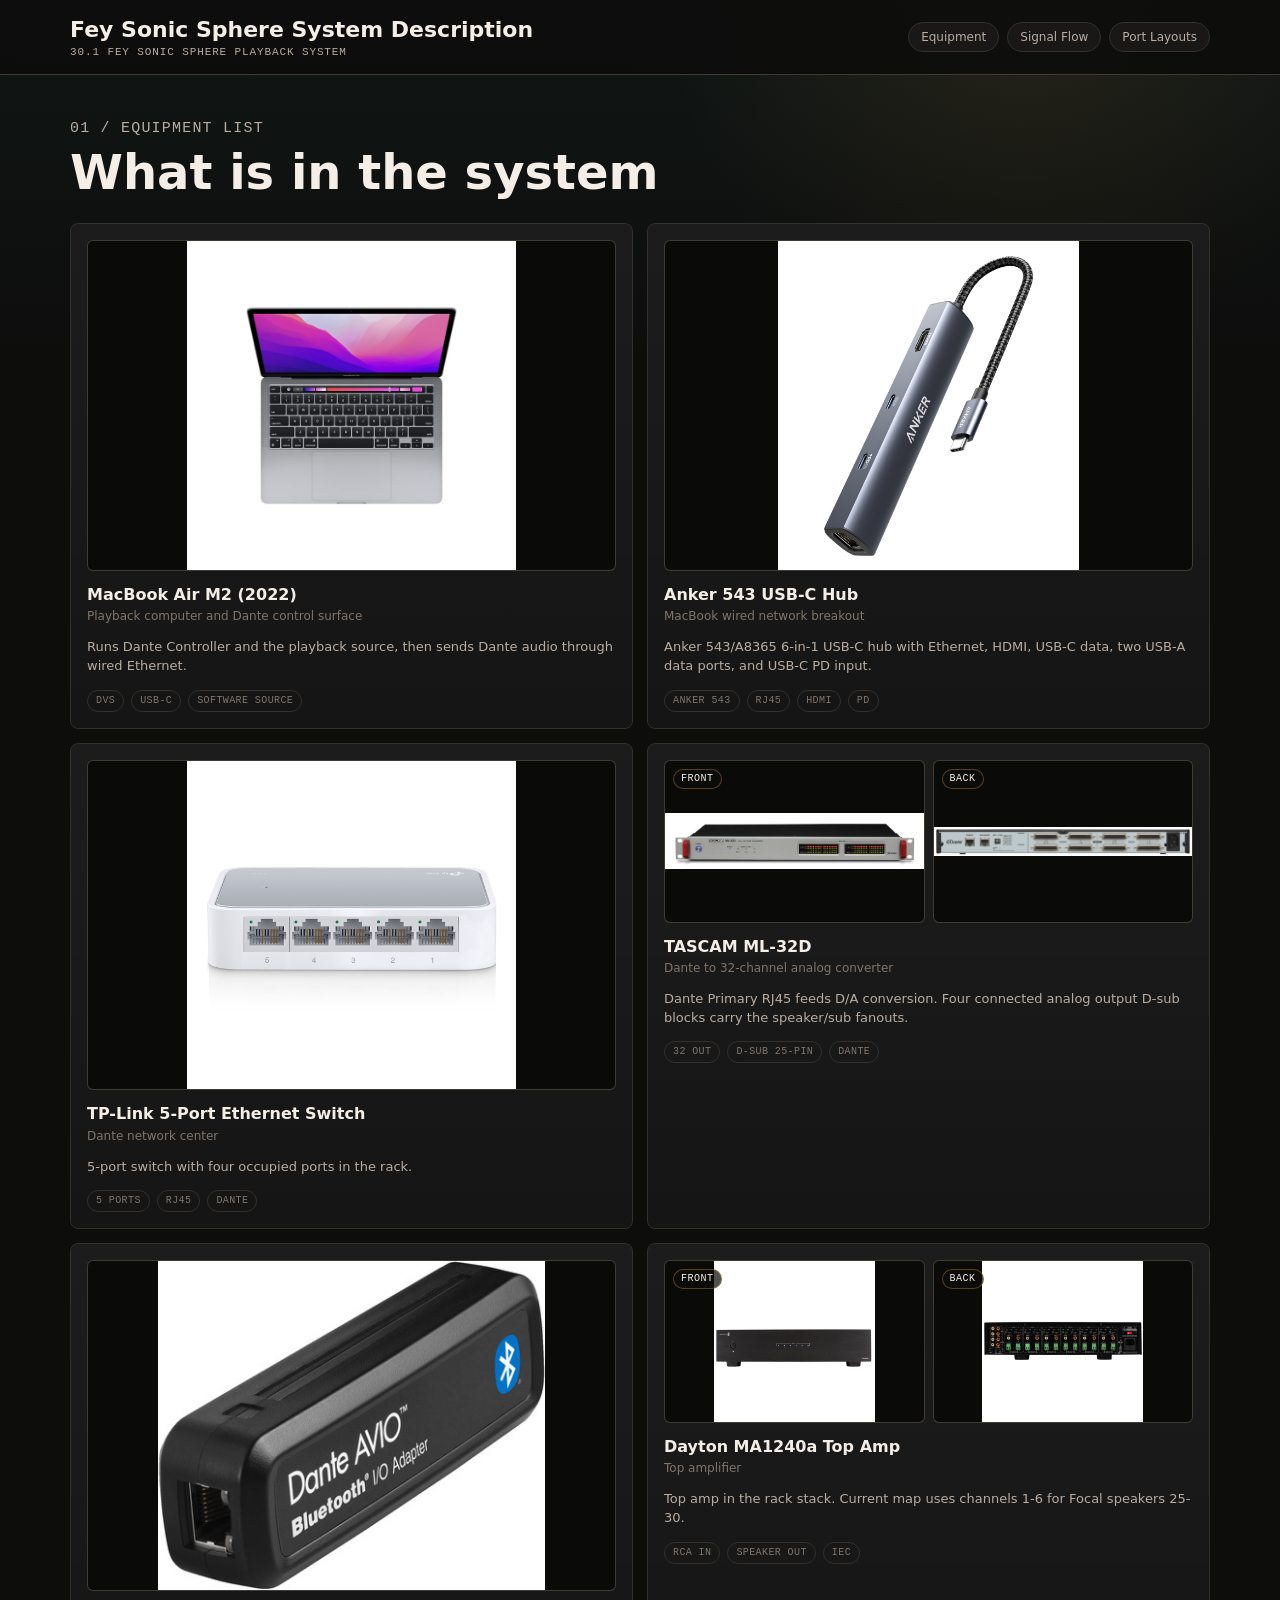
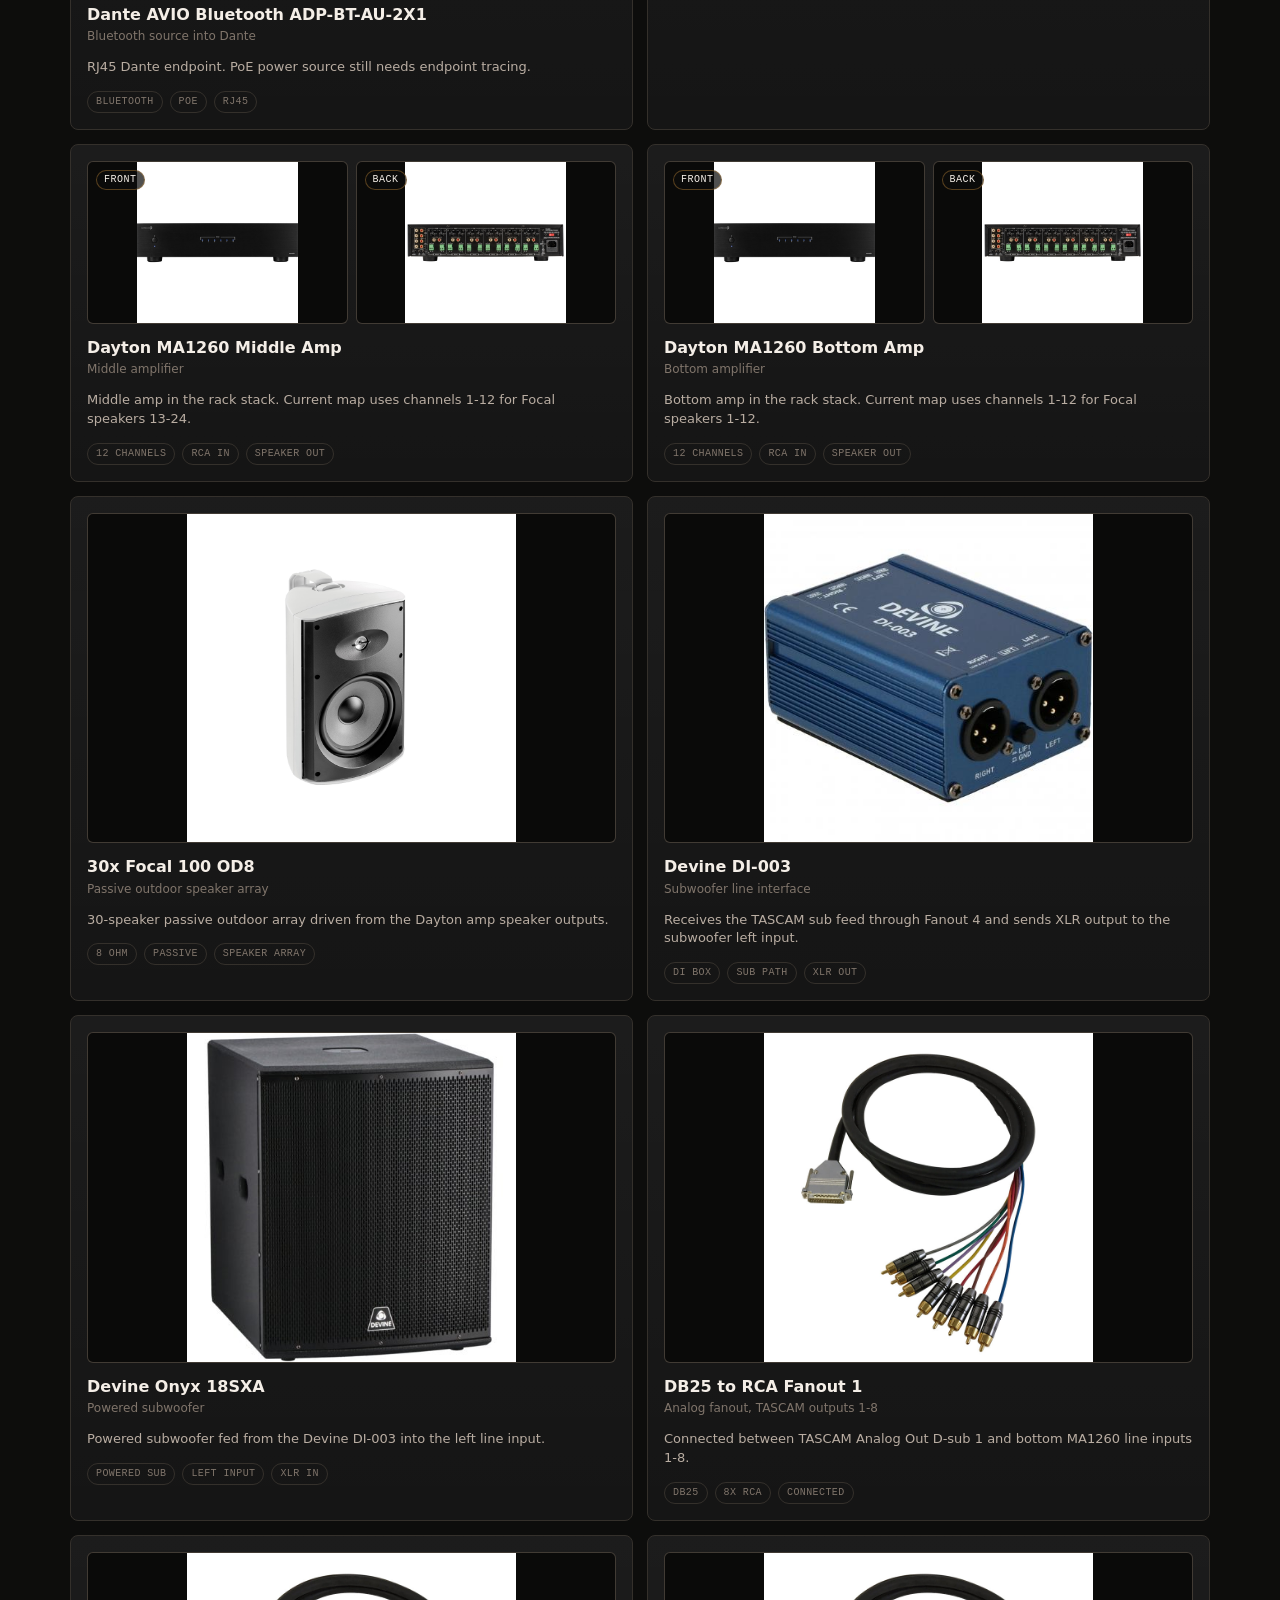
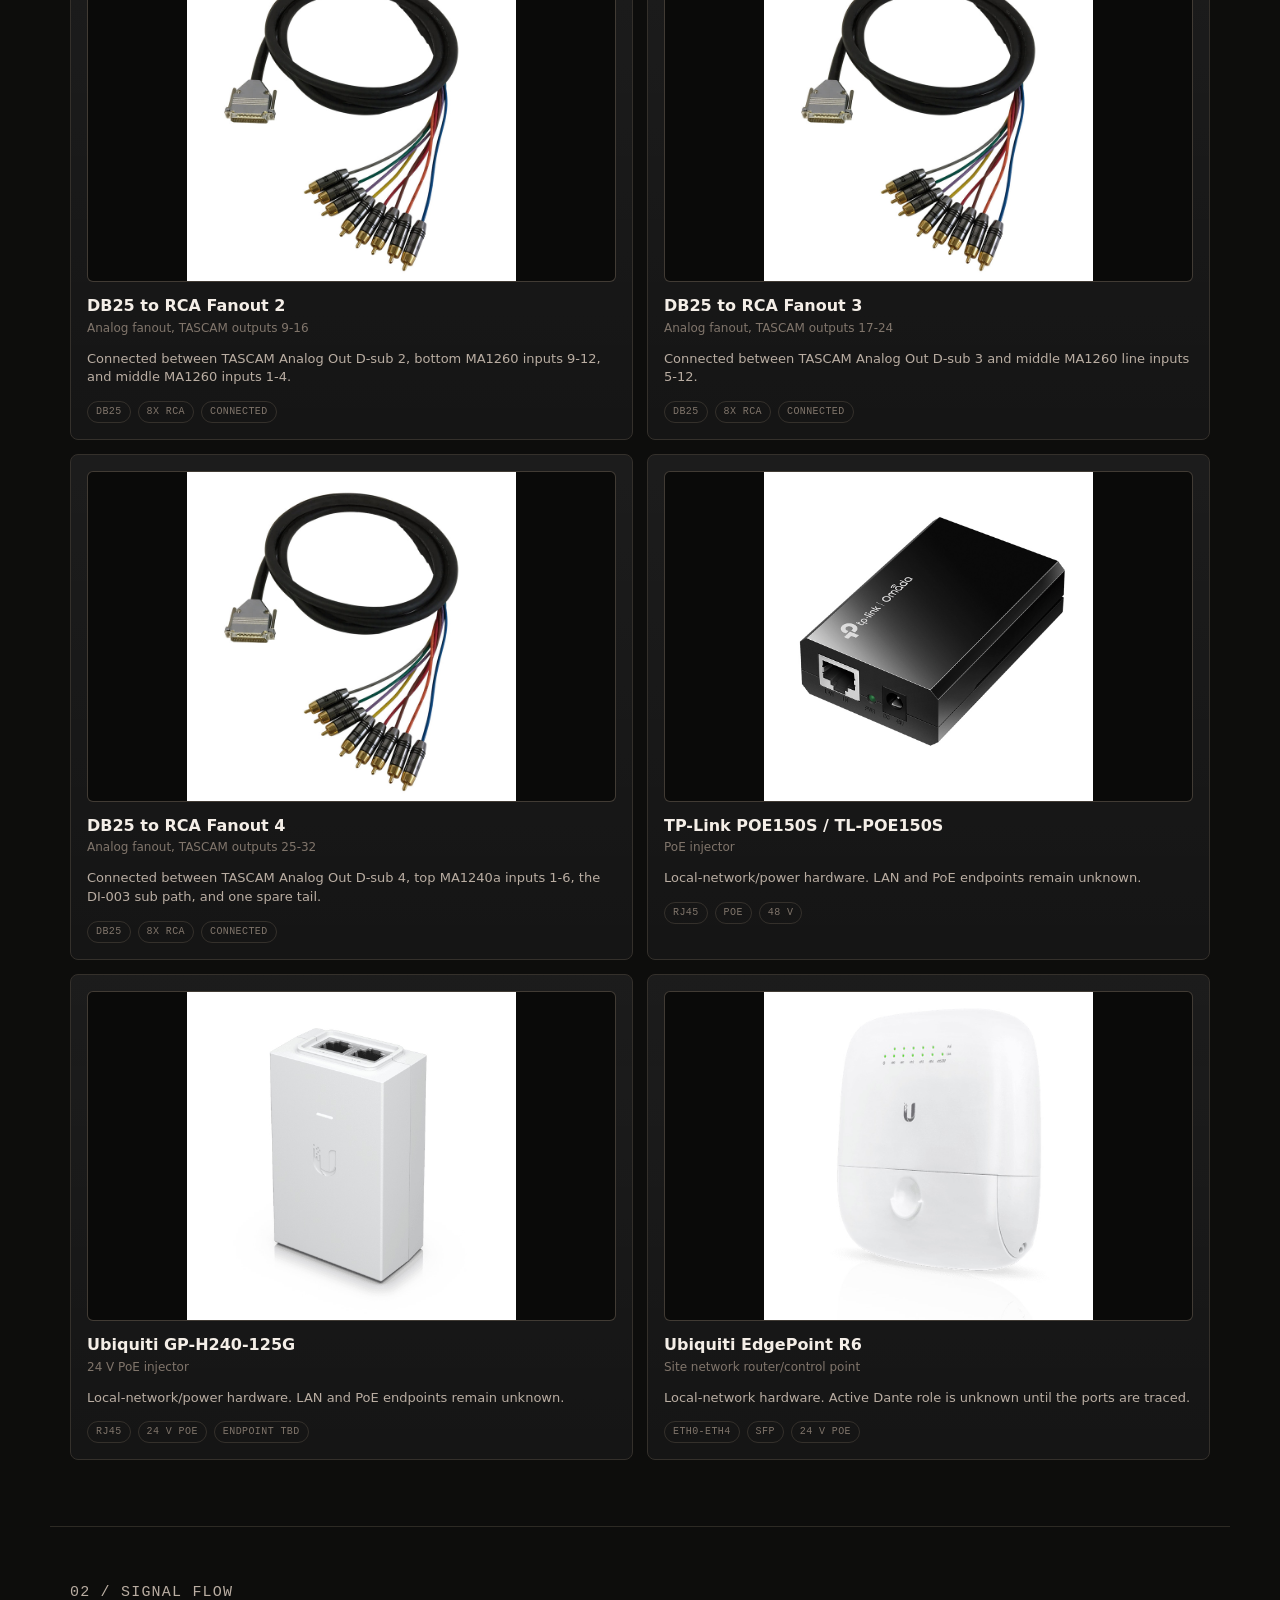
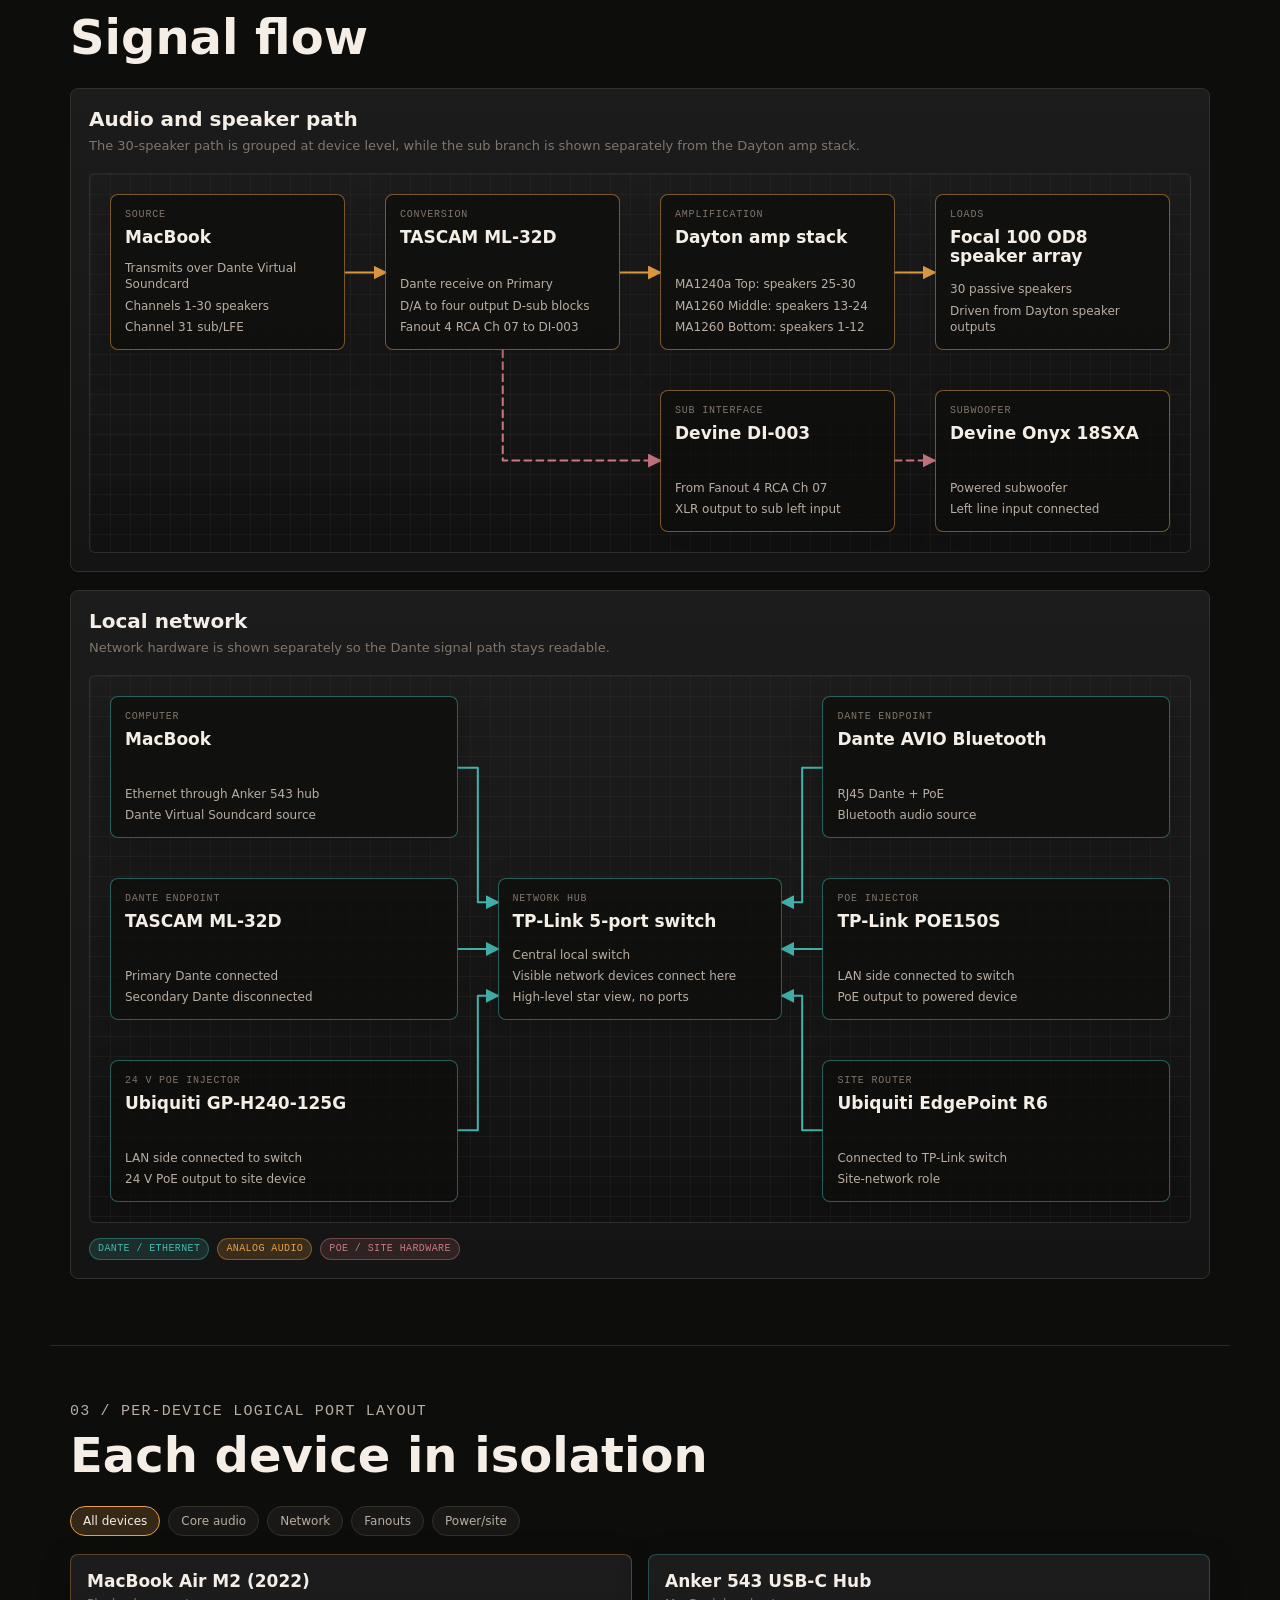
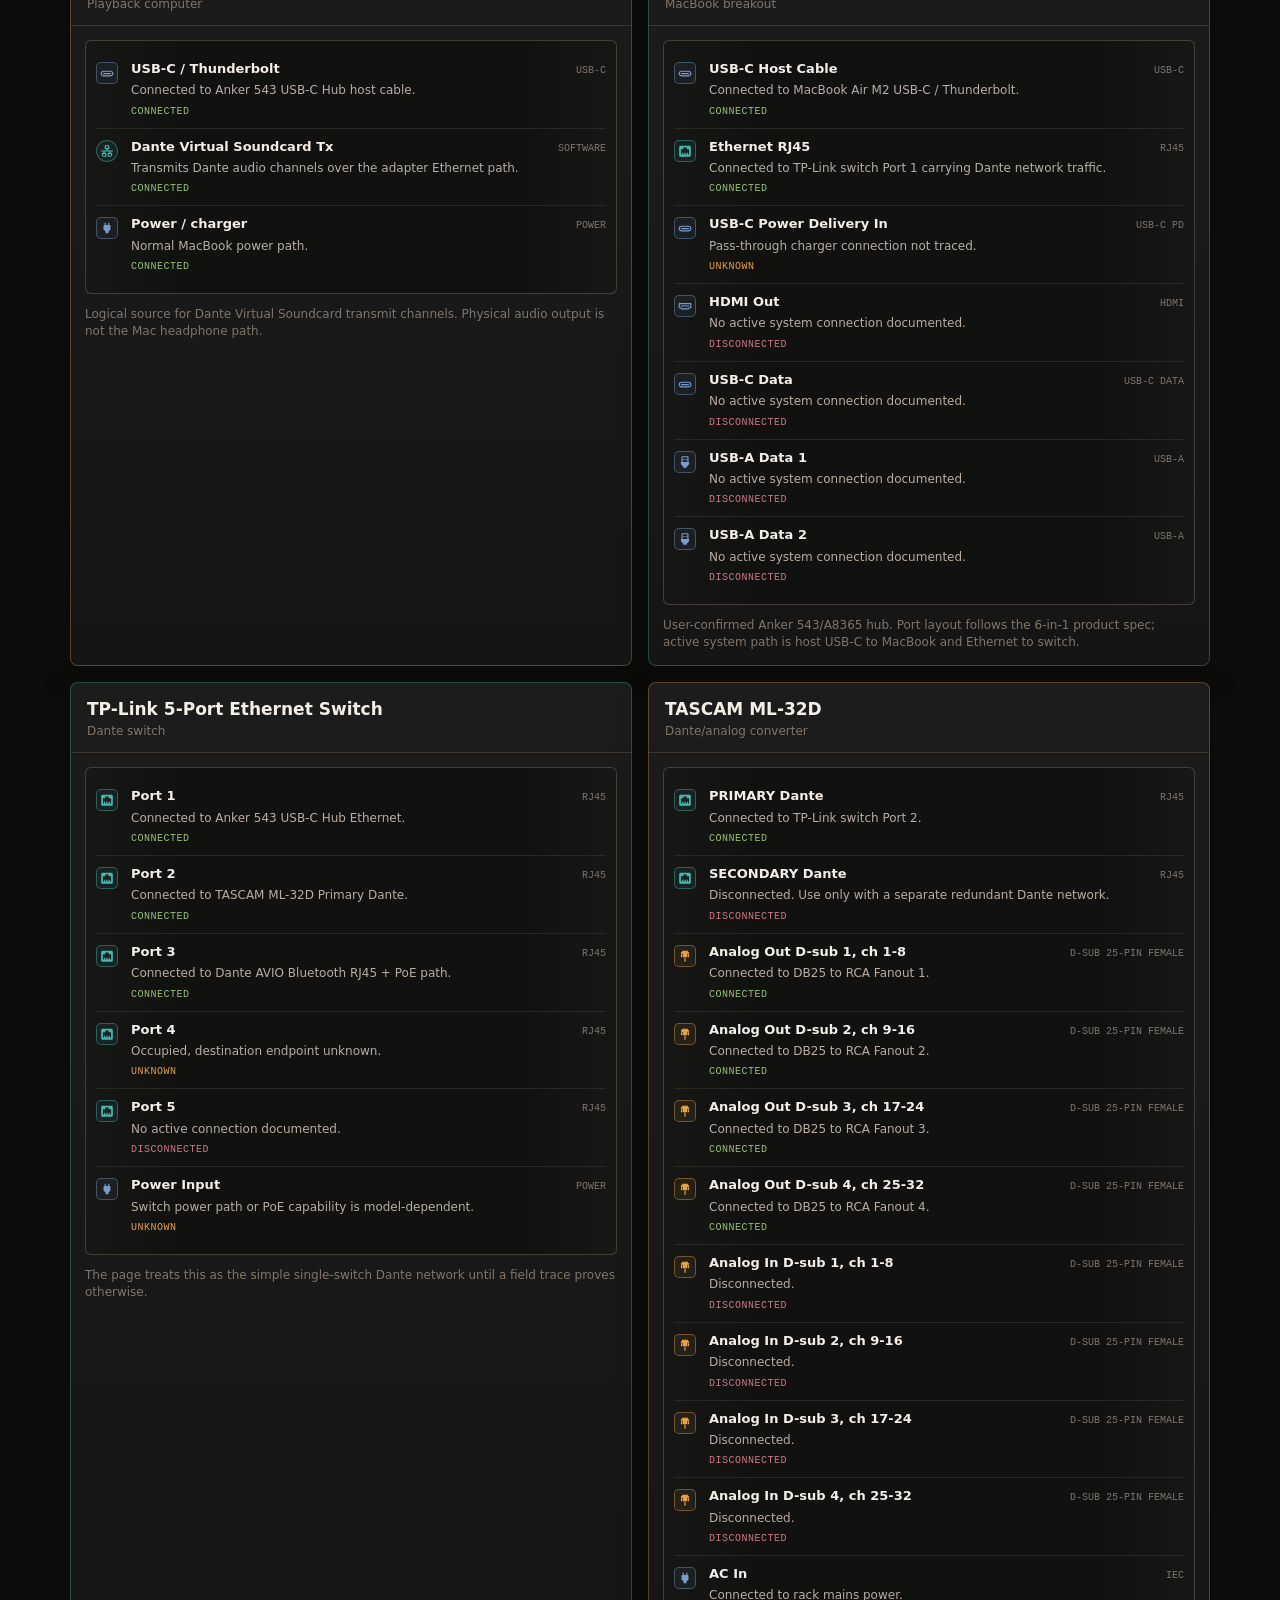
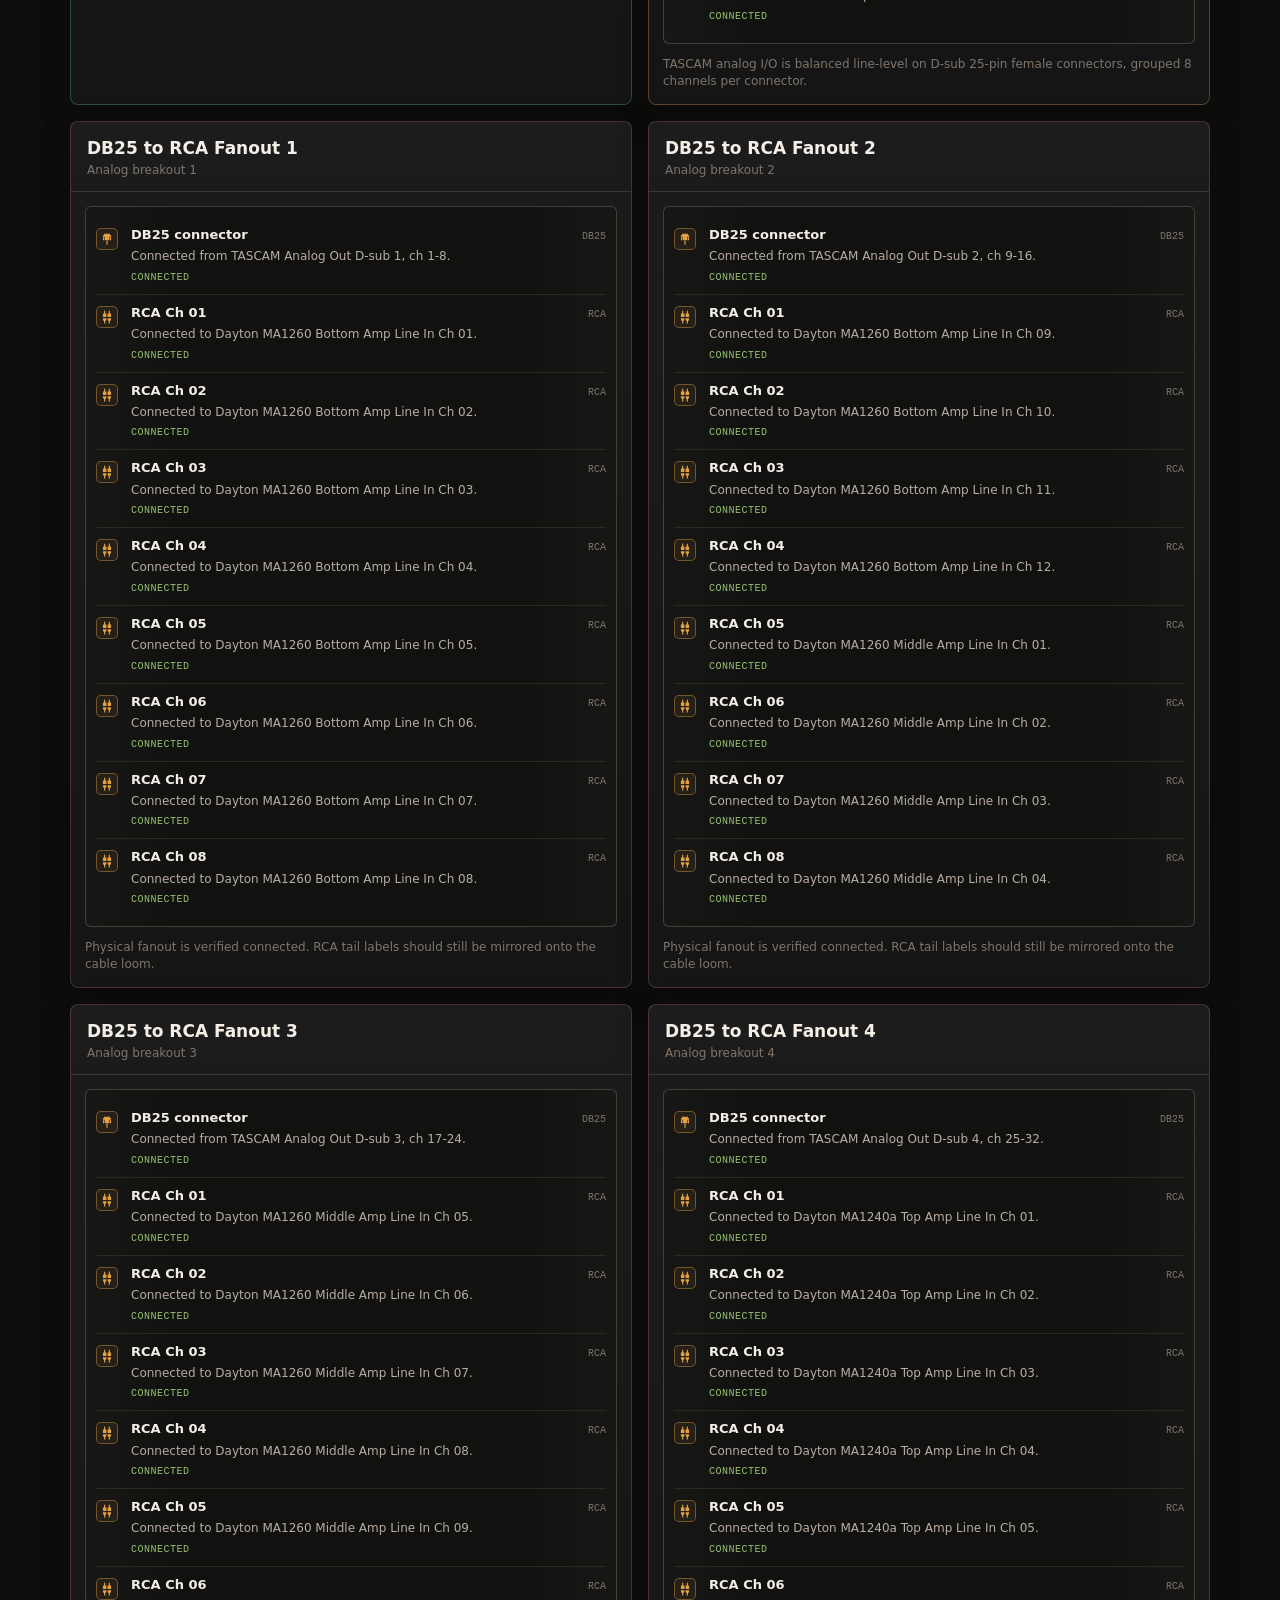
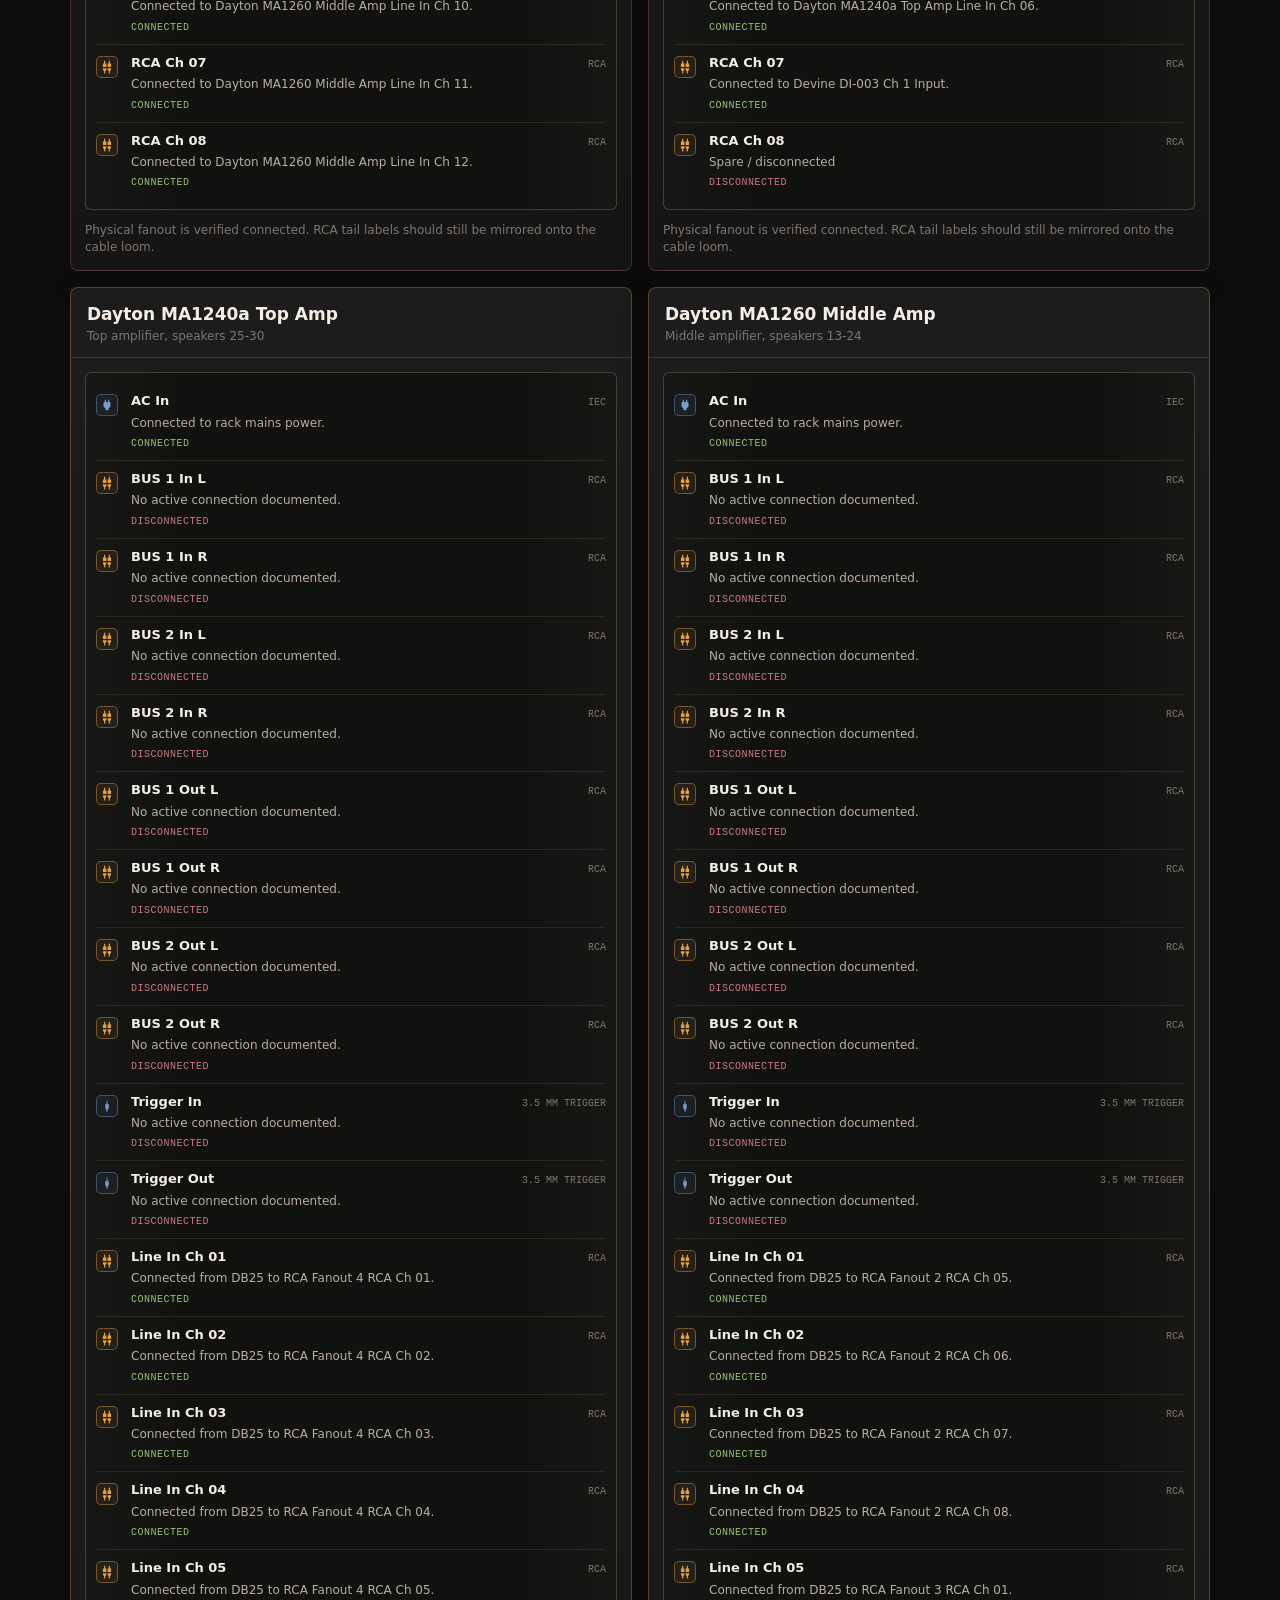
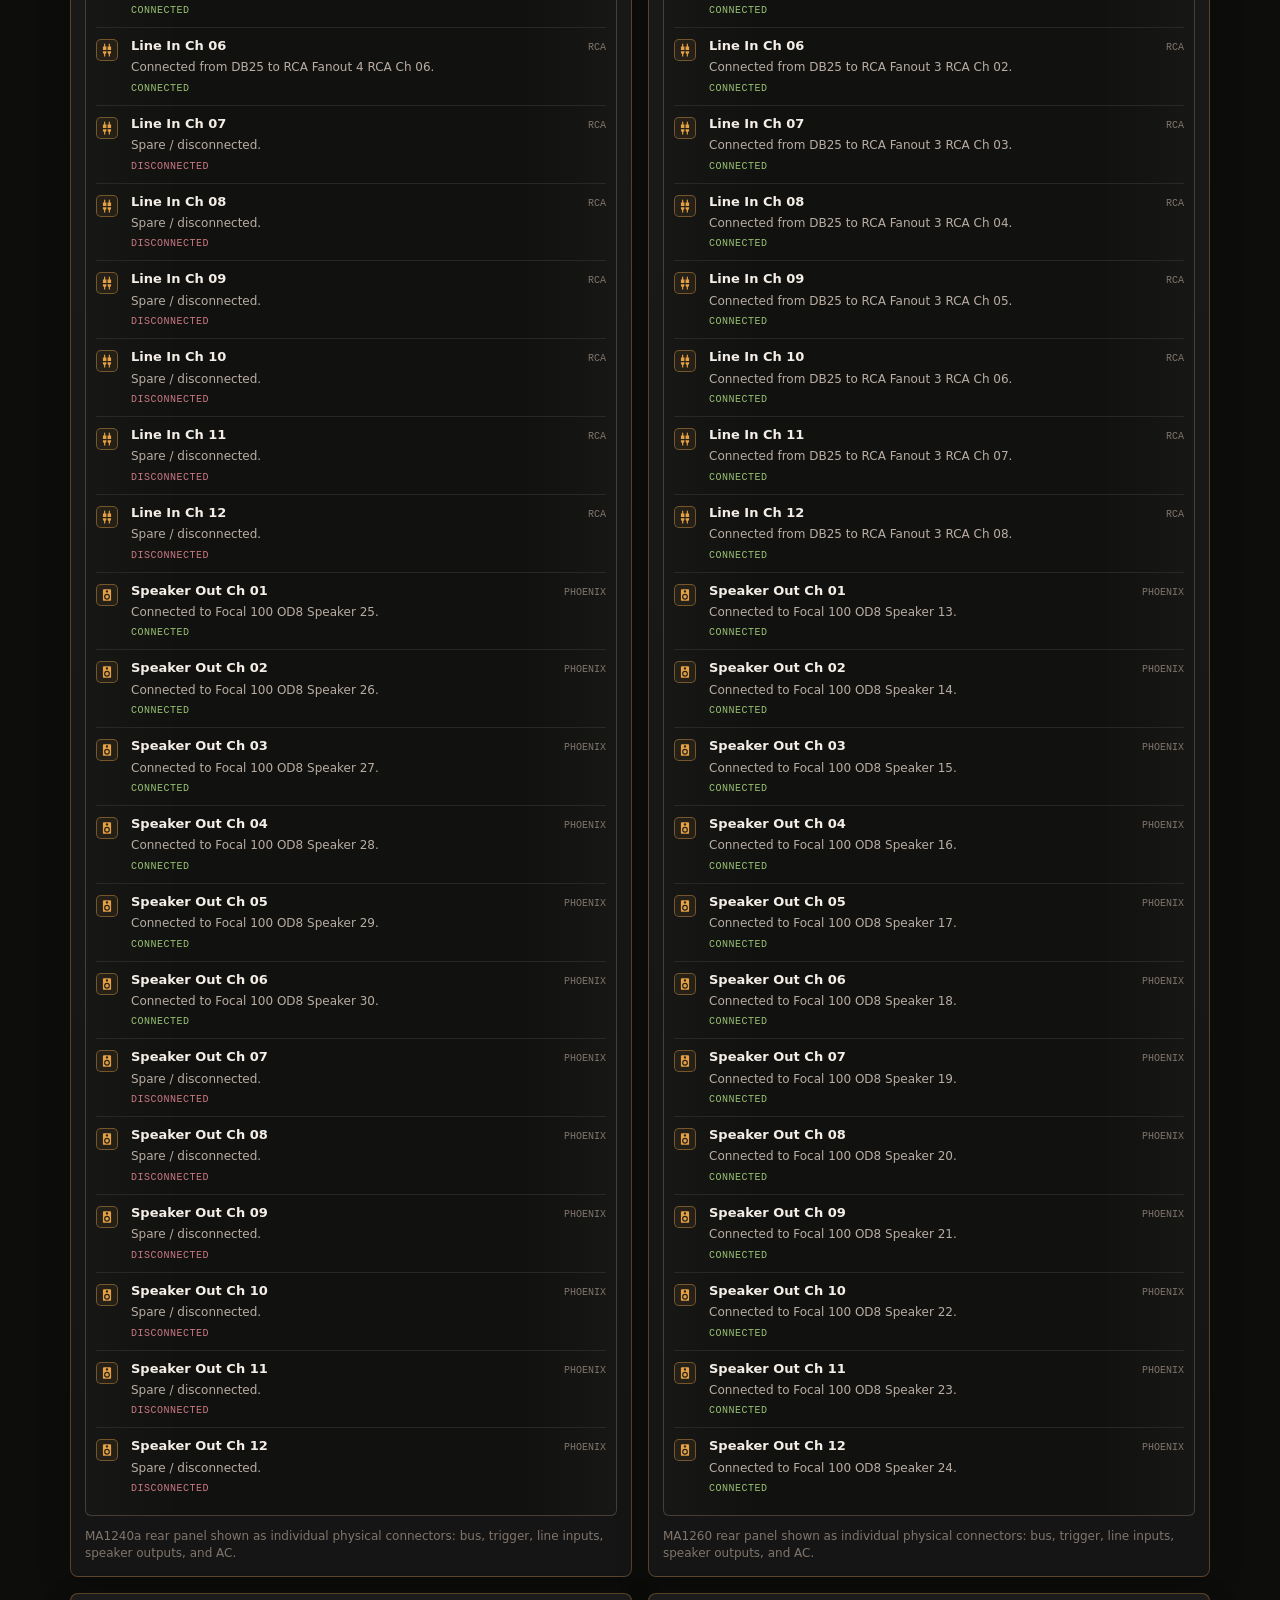
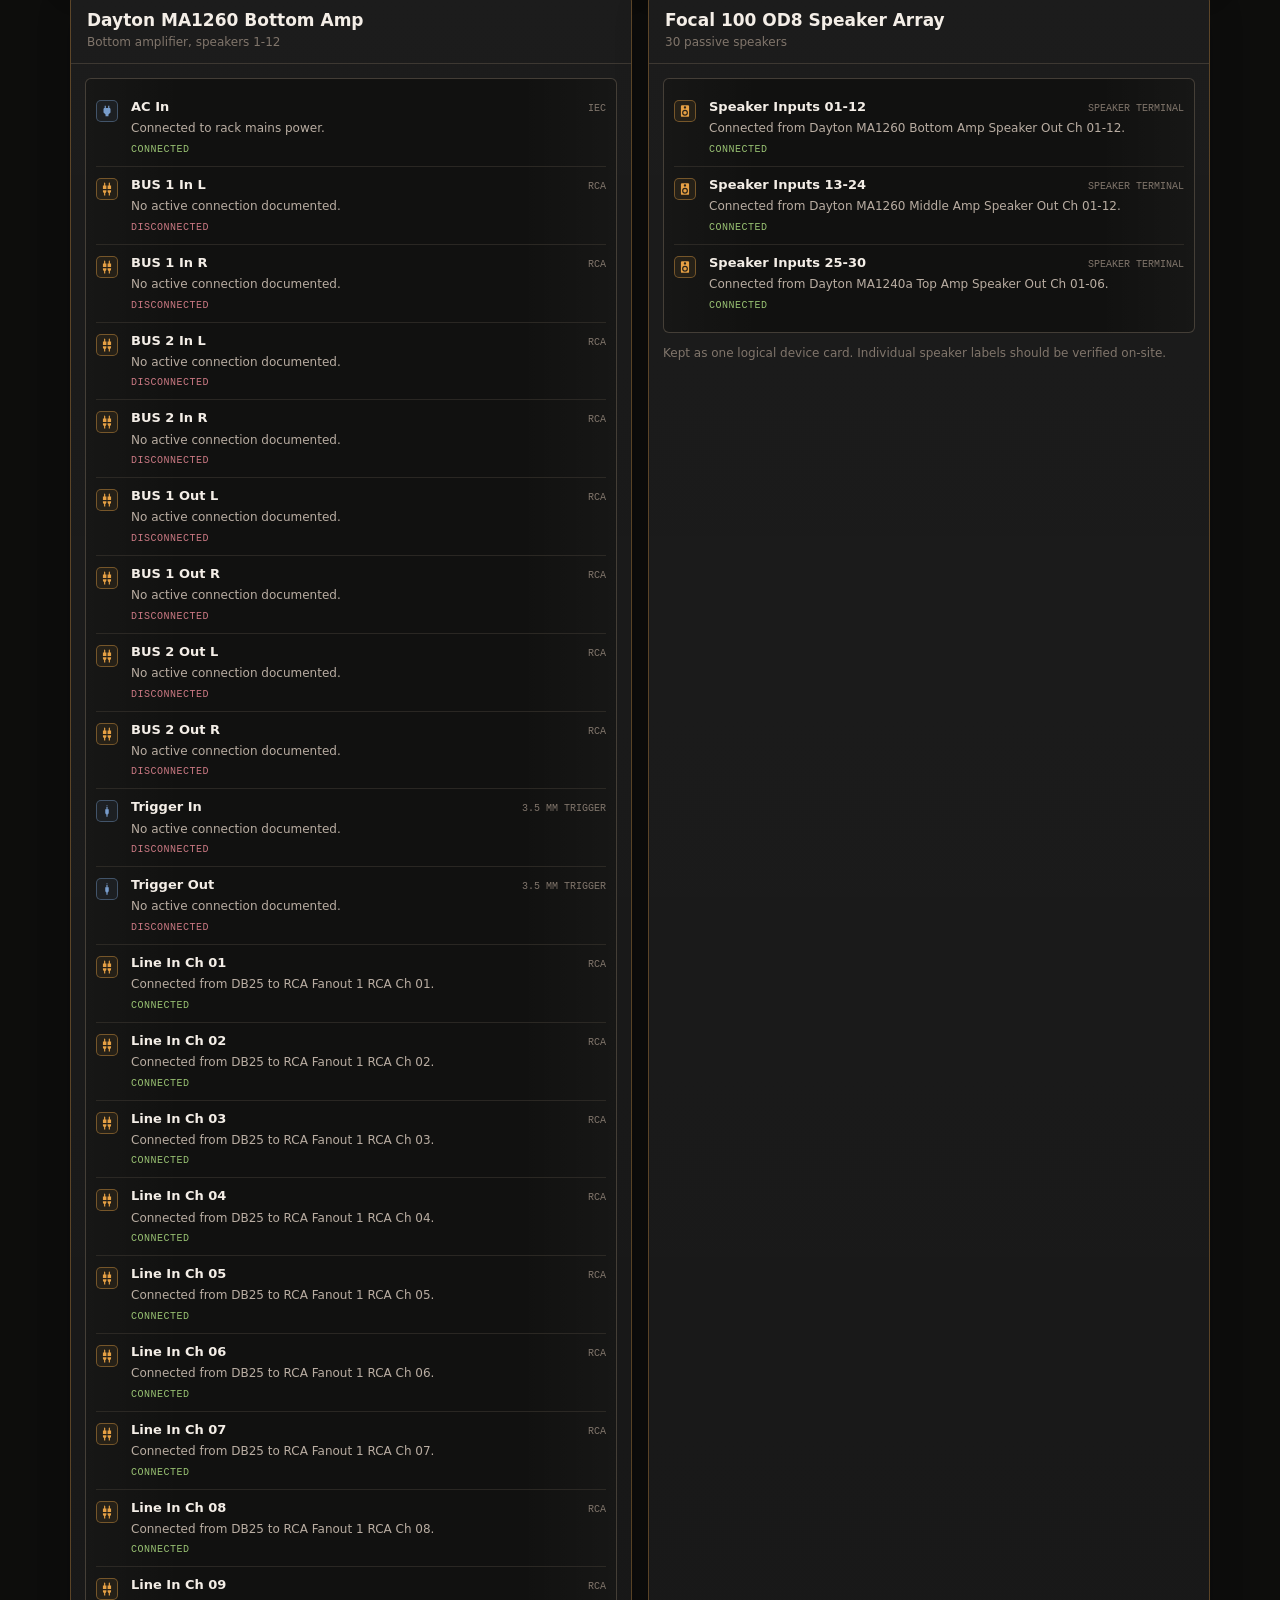
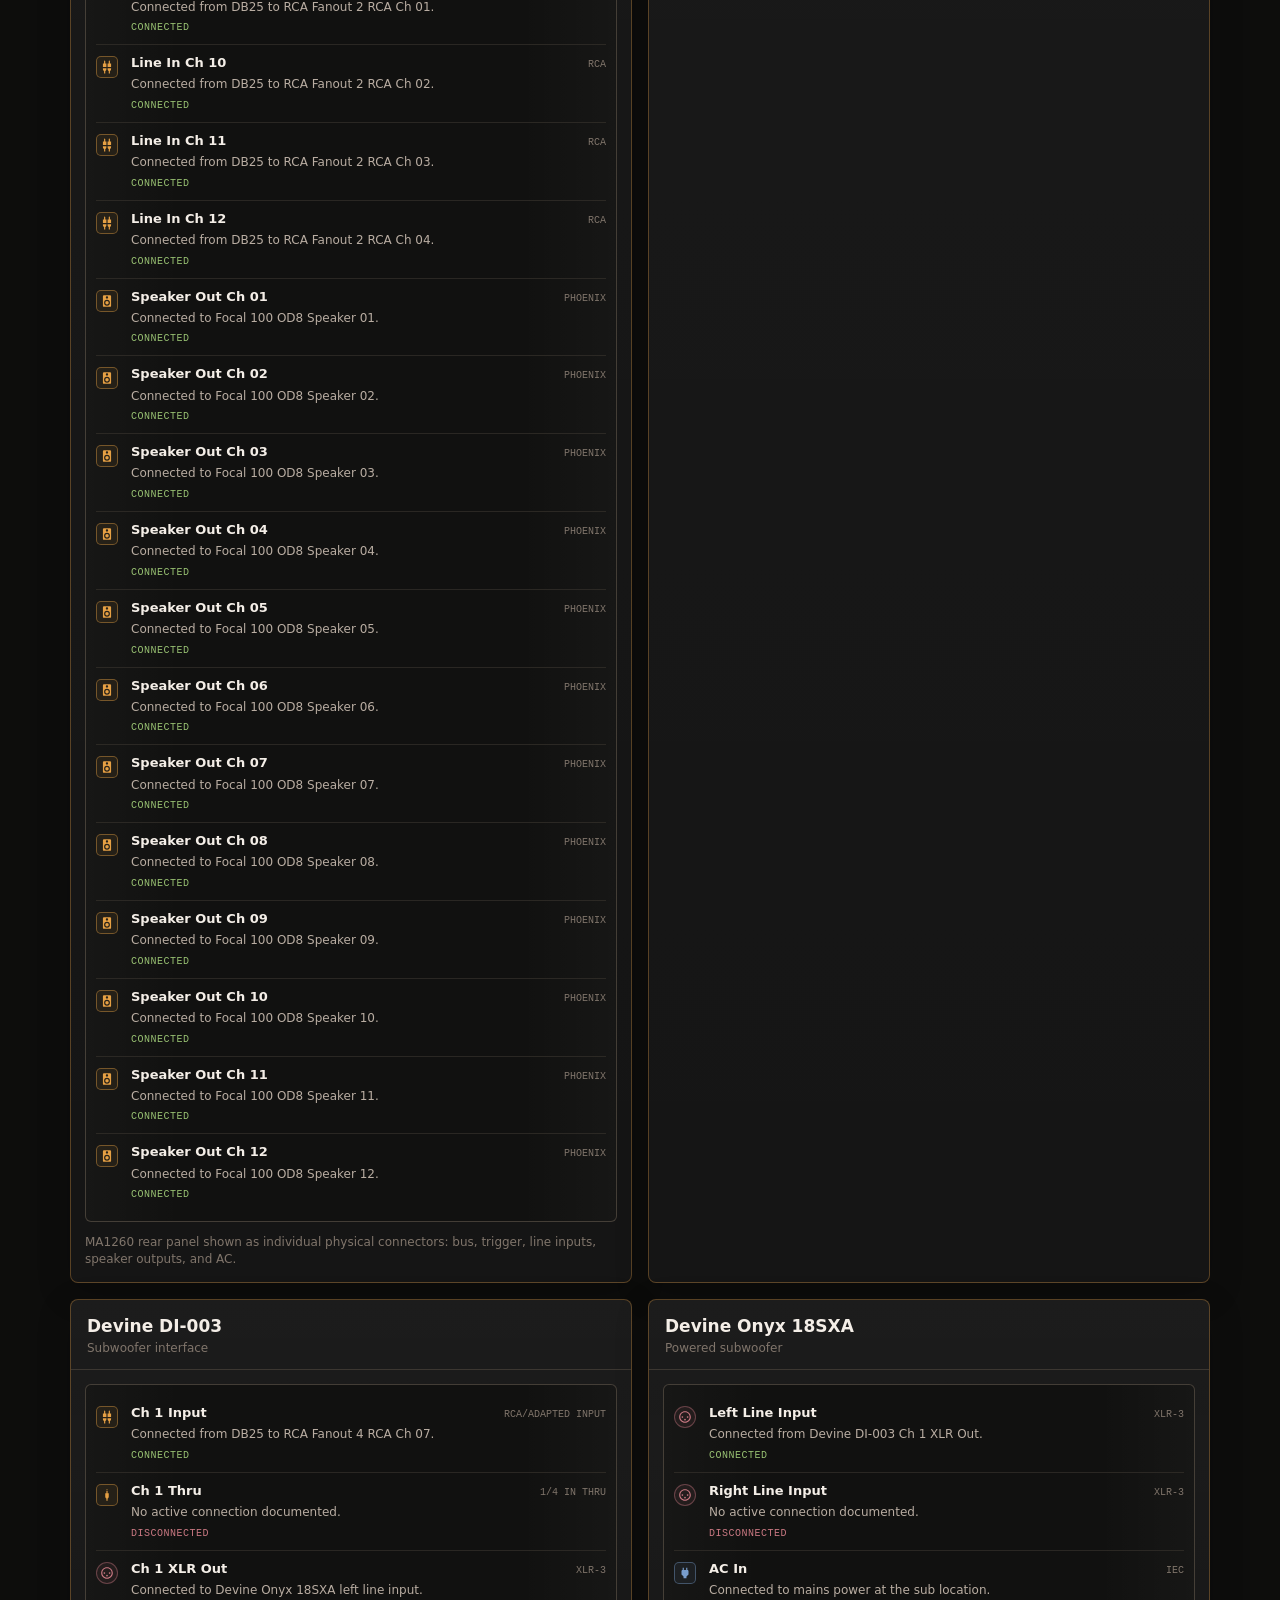
<file: index.html>
<!DOCTYPE html>
<html lang="en">
  <head>
    <meta charset="UTF-8" />
    <meta name="viewport" content="width=device-width, initial-scale=1.0" />
    <title>Fey Sonic Sphere System Description</title>
    <link rel="icon" href="data:," />
    <link id="route-stylesheet" rel="stylesheet" href="" />
  </head>
  <body>
    <div id="root"></div>
    <script>
      (function () {
        const cacheKey = "20260610-full-system-13";
        const routes = {
          "/full-system": {
            title: "Fey Sonic Sphere Full System Diagram",
            css: `assets/full-system-diagram.css?v=${cacheKey}`,
            js: `assets/full-system-diagram.js?v=${cacheKey}`,
          },
          default: {
            title: "Fey Sonic Sphere System Description",
            css: "assets/sonic-fey-redesign.css?v=20260608-schematic-4",
            js: "assets/sonic-fey-redesign.js?v=20260608-schematic-4",
          },
        };

        function currentRoute() {
          const path = (window.location.hash || "#/diagram").replace(/^#/, "").split(/[?#]/)[0];
          return routes[path] || routes.default;
        }

        function loadRoute() {
          const route = currentRoute();
          const root = document.getElementById("root");
          const stylesheet = document.getElementById("route-stylesheet");
          const existingScript = document.querySelector("script[data-route-script]");

          document.title = route.title;
          if (root) root.innerHTML = "";
          if (stylesheet) stylesheet.href = route.css;
          if (existingScript) existingScript.remove();

          const script = document.createElement("script");
          script.src = route.js;
          script.defer = true;
          script.dataset.routeScript = "true";
          document.body.appendChild(script);
        }

        window.addEventListener("hashchange", loadRoute);

        if (document.readyState === "loading") {
          document.addEventListener("DOMContentLoaded", loadRoute, { once: true });
        } else {
          loadRoute();
        }
      })();
    </script>
  </body>
</html>
</file>
